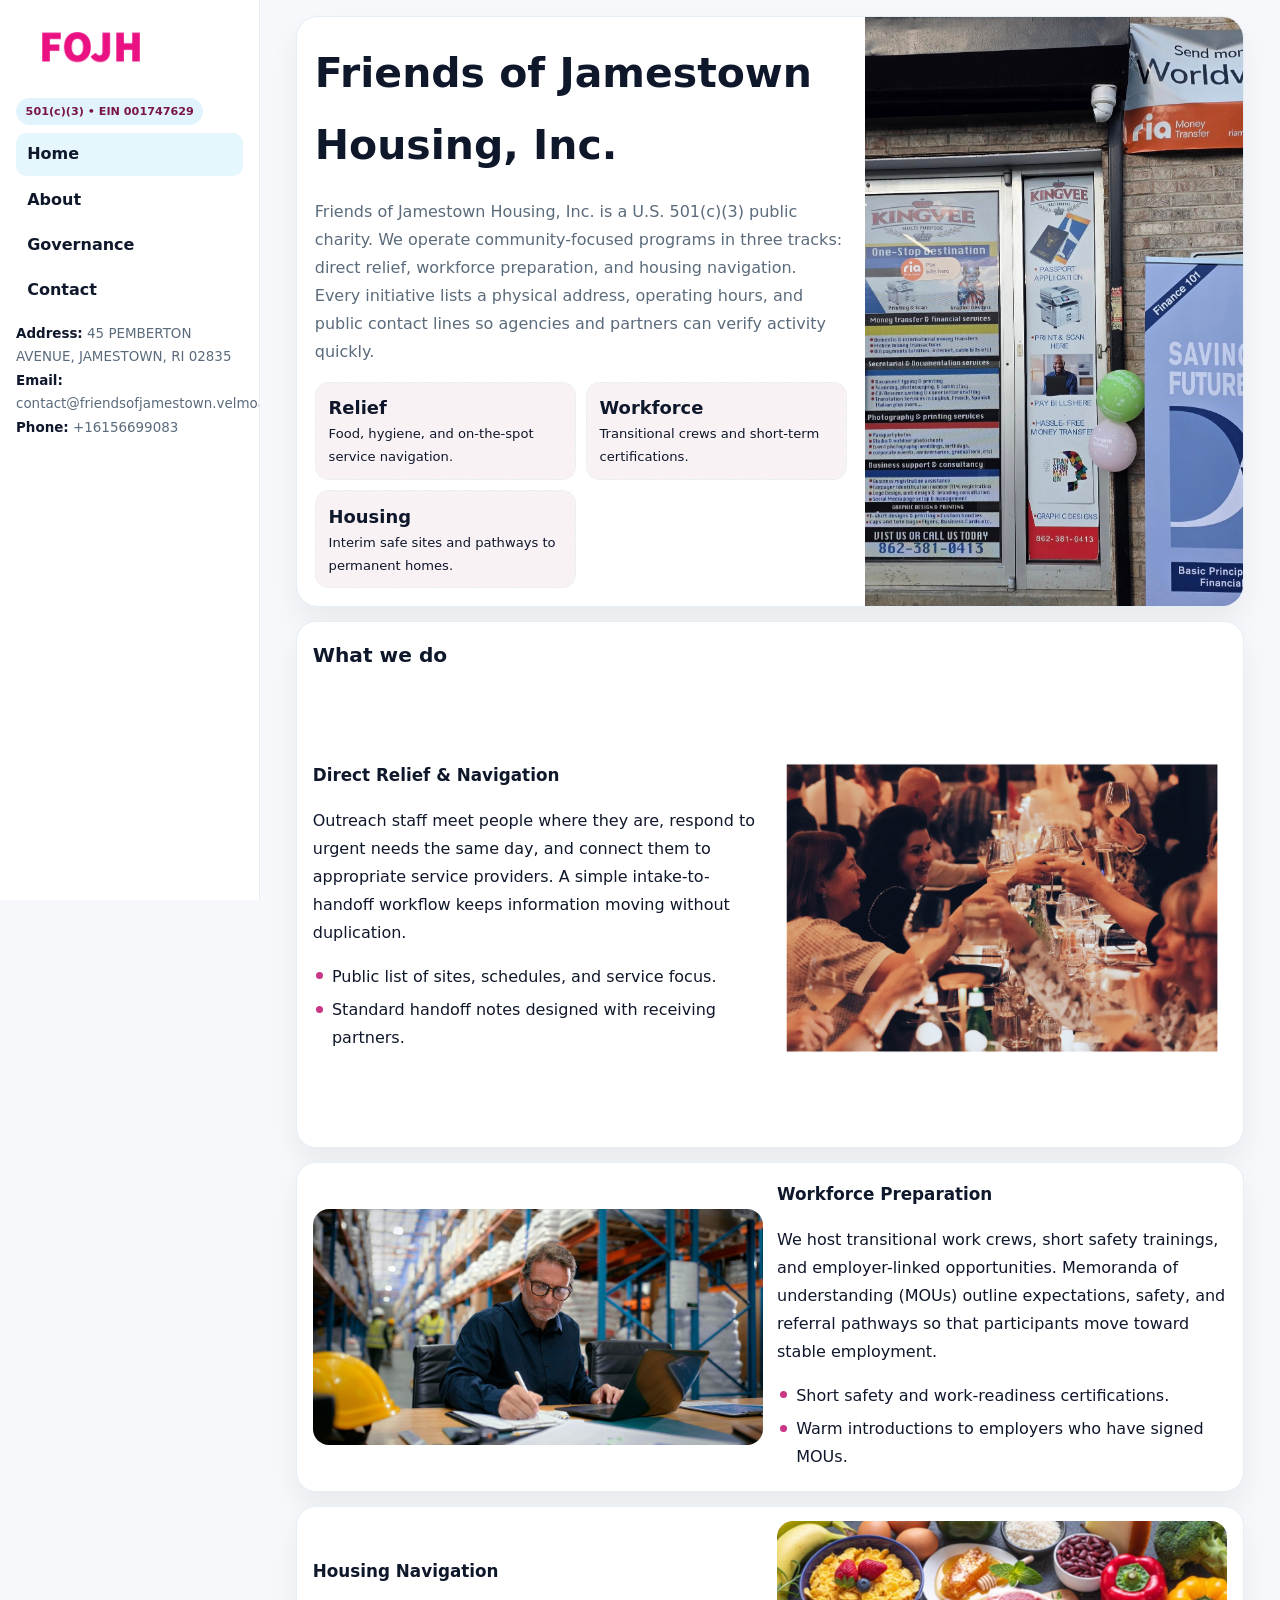
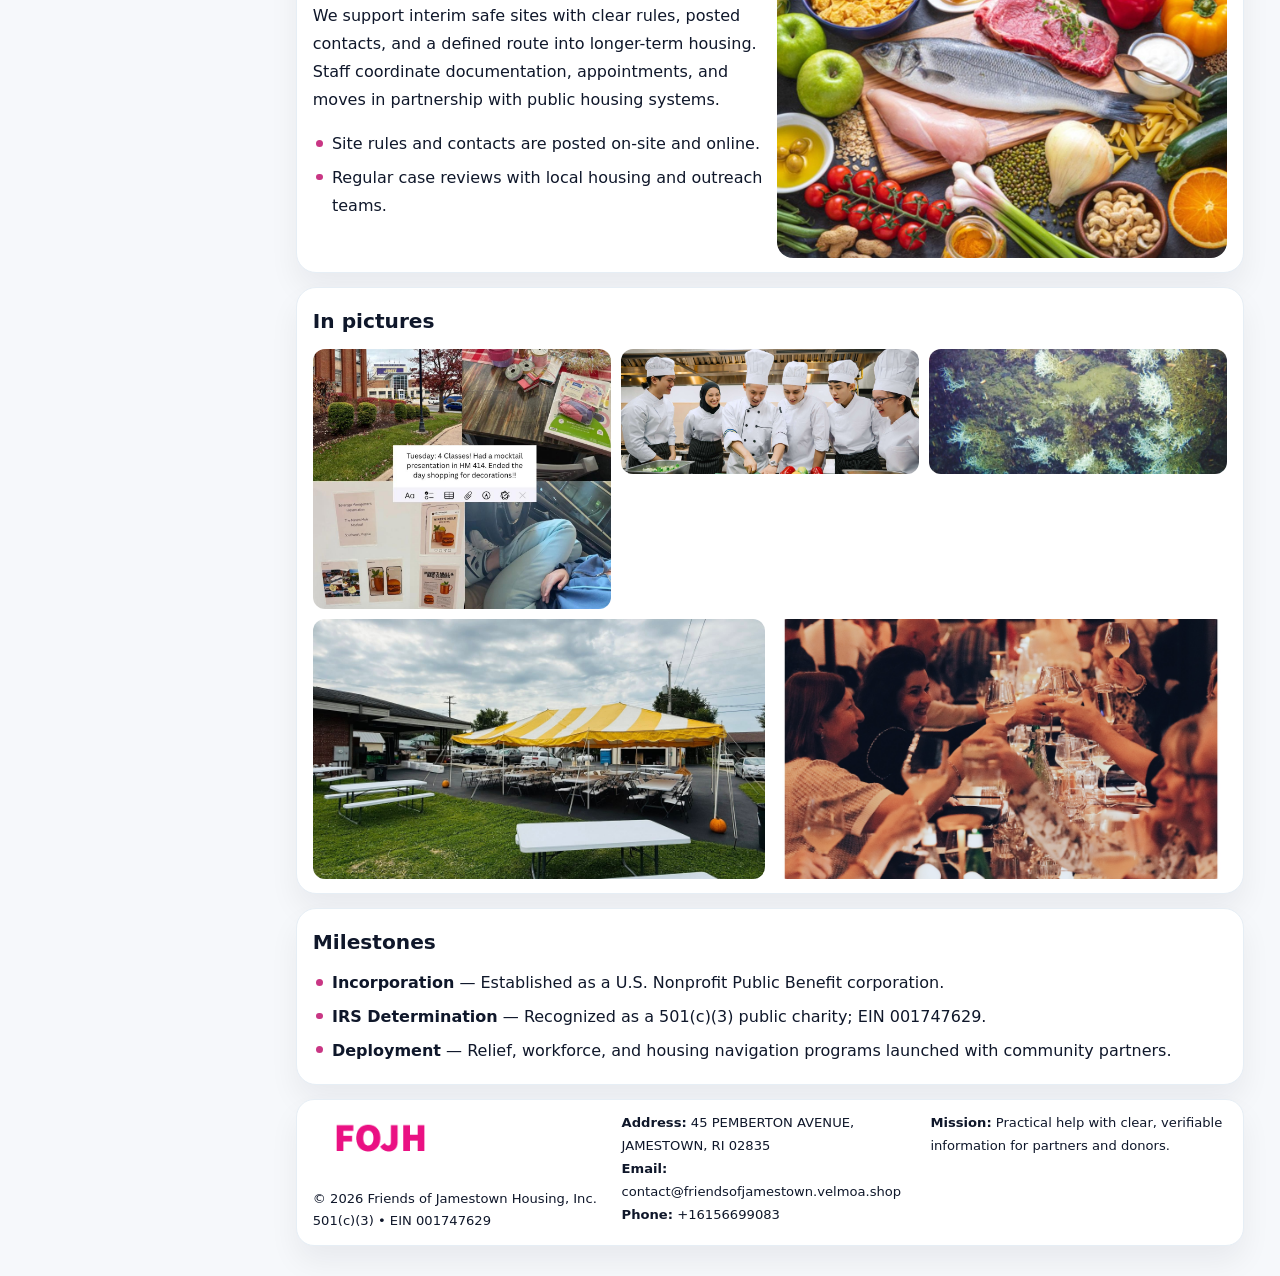
<file: index.html>
<!doctype html><html lang="en"><head>
<meta charset="utf-8">
<meta name="viewport" content="width=device-width,initial-scale=1">
<title>Friends of Jamestown Housing, Inc. – Nonprofit • 2025</title>
<link rel="stylesheet" href="assets/styles.css">
<link rel="icon" href="images/logo.png">
<meta name="data-ein" content="001747629">
<meta name="data-name" content="Friends of Jamestown Housing, Inc.">
  <meta name="description" content="Dedicated to housing stability and family services, Friends of Jamestown Housing, Inc.">
<meta name="facebook-domain-verification" content="8i3aixkfjm4q4bcgzbjngty44us787" />
</head>
<body>
<div style="position:absolute;left:-9999px;top:-9999px;opacity:0" data-uniq="{{UNIQUE_BLOB}}">
  <span>Dedicated to housing stability and family services, Friends of Jamestown Housing, Inc.</span><svg width="12" height="12" viewBox="0 0 12 12" xmlns="http://www.w3.org/2000/svg"><circle cx="6" cy="6" r="5" fill="#2563eb"/></svg><img src="images/jobs.jpg" width="1" height="1" alt="" loading="lazy"/>
</div>

<div class="layout">
  <aside class="aside">
    <div class="logo">
      <a href="index.html"><img src="images/logo.png" alt="Logo"></a>
    </div>
    <div class="tag">501(c)(3) • EIN 001747629</div>
    <nav class="c7119a461ab" style="margin-top:8px">
      <a class="active" href="index.html">Home</a>
      <a href="about.html">About</a>
      <a href="governance.html">Governance</a>
      <a href="contact.html">Contact</a>
    </nav>
    <div class="meta">
      <div><strong>Address:</strong> 45 PEMBERTON AVENUE, JAMESTOWN, RI 02835</div>
      <div><strong>Email:</strong> contact@friendsofjamestown.velmoa.shop</div>
      <div><strong>Phone:</strong> +16156699083</div>
    </div>
  </aside>

  <main>
    <div class="container">

      <!-- HERO -->
      <section class="c17c2e757f6">
        <div class="hero-grid">
          <div class="c932a6e59cc">
            <h1>Friends of Jamestown Housing, Inc.</h1>
            <p>Friends of Jamestown Housing, Inc. is a U.S. 501(c)(3) public charity. We operate community-focused programs in three tracks: direct relief, workforce preparation, and housing navigation. Every initiative lists a physical address, operating hours, and public contact lines so agencies and partners can verify activity quickly.</p>
            <div class="stats">
              <div class="stat">
                <b>Relief</b>
                <div class="small">Food, hygiene, and on-the-spot service navigation.</div>
              </div>
              <div class="stat">
                <b>Workforce</b>
                <div class="small">Transitional crews and short-term certifications.</div>
              </div>
              <div class="stat">
                <b>Housing</b>
                <div class="small">Interim safe sites and pathways to permanent homes.</div>
              </div>
            </div>
          </div>
          <img src="images/hero.jpg" alt="Program overview">
        </div>
      </section>

      <!-- WHAT WE DO -->
      <section class="section panel">
        <h2>What we do</h2>
        <div class="z">
          <div>
            <h3>Direct Relief & Navigation</h3>
            <p>Outreach staff meet people where they are, respond to urgent needs the same day, and connect them to appropriate service providers. A simple intake-to-handoff workflow keeps information moving without duplication.</p>
            <ul class="timeline">
              <li>Public list of sites, schedules, and service focus.</li>
              <li>Standard handoff notes designed with receiving partners.</li>
            </ul>
          </div>
          <div class="imgbox"><img src="images/relief.jpg" alt="Relief activities"></div>
        </div>
      </section>

      <!-- WORKFORCE -->
      <section class="section panel">
        <div class="z">
          <div class="imgbox"><img src="images/jobs.jpg" alt="Workforce program"></div>
          <div>
            <h3>Workforce Preparation</h3>
            <p>We host transitional work crews, short safety trainings, and employer-linked opportunities. Memoranda of understanding (MOUs) outline expectations, safety, and referral pathways so that participants move toward stable employment.</p>
            <ul class="timeline">
              <li>Short safety and work-readiness certifications.</li>
              <li>Warm introductions to employers who have signed MOUs.</li>
            </ul>
          </div>
        </div>
      </section>

      <!-- HOUSING -->
      <section class="section panel">
        <div class="z">
          <div>
            <h3>Housing Navigation</h3>
            <p>We support interim safe sites with clear rules, posted contacts, and a defined route into longer-term housing. Staff coordinate documentation, appointments, and moves in partnership with public housing systems.</p>
            <ul class="timeline">
              <li>Site rules and contacts are posted on-site and online.</li>
              <li>Regular case reviews with local housing and outreach teams.</li>
            </ul>
          </div>
          <div class="imgbox"><img src="images/land.jpg" alt="Housing navigation"></div>
        </div>
      </section>

      <!-- MOSAIC GALLERY -->
      <section class="section panel">
        <h2>In pictures</h2>
        <div class="mosaic">
          <img class="c2 r2" src="images/community.jpg" alt="Community event">
          <img class="c2" src="images/education.jpg" alt="Education program">
          <img class="c2" src="images/programs.jpg" alt="Program table">
          <img class="c3 r2" src="images/about.jpg" alt="Team and partners">
          <img class="c3 r2" src="images/relief.jpg" alt="Relief crew">
        </div>
      </section>

      <!-- MILESTONES -->
      <section class="section panel">
        <h2>Milestones</h2>
        <ul class="timeline">
          <li><strong>Incorporation</strong> — Established as a U.S. Nonprofit Public Benefit corporation.</li>
          <li><strong>IRS Determination</strong> — Recognized as a 501(c)(3) public charity; EIN 001747629.</li>
          <li><strong>Deployment</strong> — Relief, workforce, and housing navigation programs launched with community partners.</li>
        </ul>
      </section>

      <footer class="footer">
        <div class="footer-grid">
          <div>
            <img src="images/logo.png" style="width:135px;margin-bottom:.35rem" alt="Logo">
            <div class="small">© <span id="y"></span> Friends of Jamestown Housing, Inc.</div>
            <div class="small">501(c)(3) • EIN 001747629</div>
          </div>
          <div>
            <div class="small"><strong>Address:</strong> 45 PEMBERTON AVENUE, JAMESTOWN, RI 02835</div>
            <div class="small"><strong>Email:</strong> <a href="mailto:contact@friendsofjamestown.velmoa.shop">contact@friendsofjamestown.velmoa.shop</a></div>
            <div class="small"><strong>Phone:</strong> <a href="tel:+16156699083">+16156699083</a></div>
          </div>
          <div>
            <div class="small"><strong>Mission:</strong> Practical help with clear, verifiable information for partners and donors.</div>
          </div>
        </div>
      </footer>
    </div>
  </main>
</div>

<script>
/* Brand color per EIN/NAME so each site looks unique */
(function(){
  function hash(s){let x=2166136261>>>0;for(let i=0;i<s.length;i++){x^=s.charCodeAt(i);x=(x*16777619)>>>0;}return x>>>0;}
  const ein=document.querySelector('meta[name="data-ein"]')?.content||'0';
  const name=document.querySelector('meta[name="data-name"]')?.content||'';
  const k=hash((ein||name).replace(/\s+/g,''));
  const H=k%360,S=54+(k%18),L=50;
  const r=document.documentElement;
  r.style.setProperty('--brand',`hsl(${H} ${S}% ${L}%)`);
  r.style.setProperty('--brand-ink',`hsl(${H} ${Math.min(96,S+12)}% ${Math.max(22,L-22)}%)`);
  r.style.setProperty('--soft',`hsl(${H} ${Math.max(28,S-30)}% 96%)`);
  document.getElementById('y').textContent=new Date().getFullYear();
})();
</script>
</body></html>
</file>
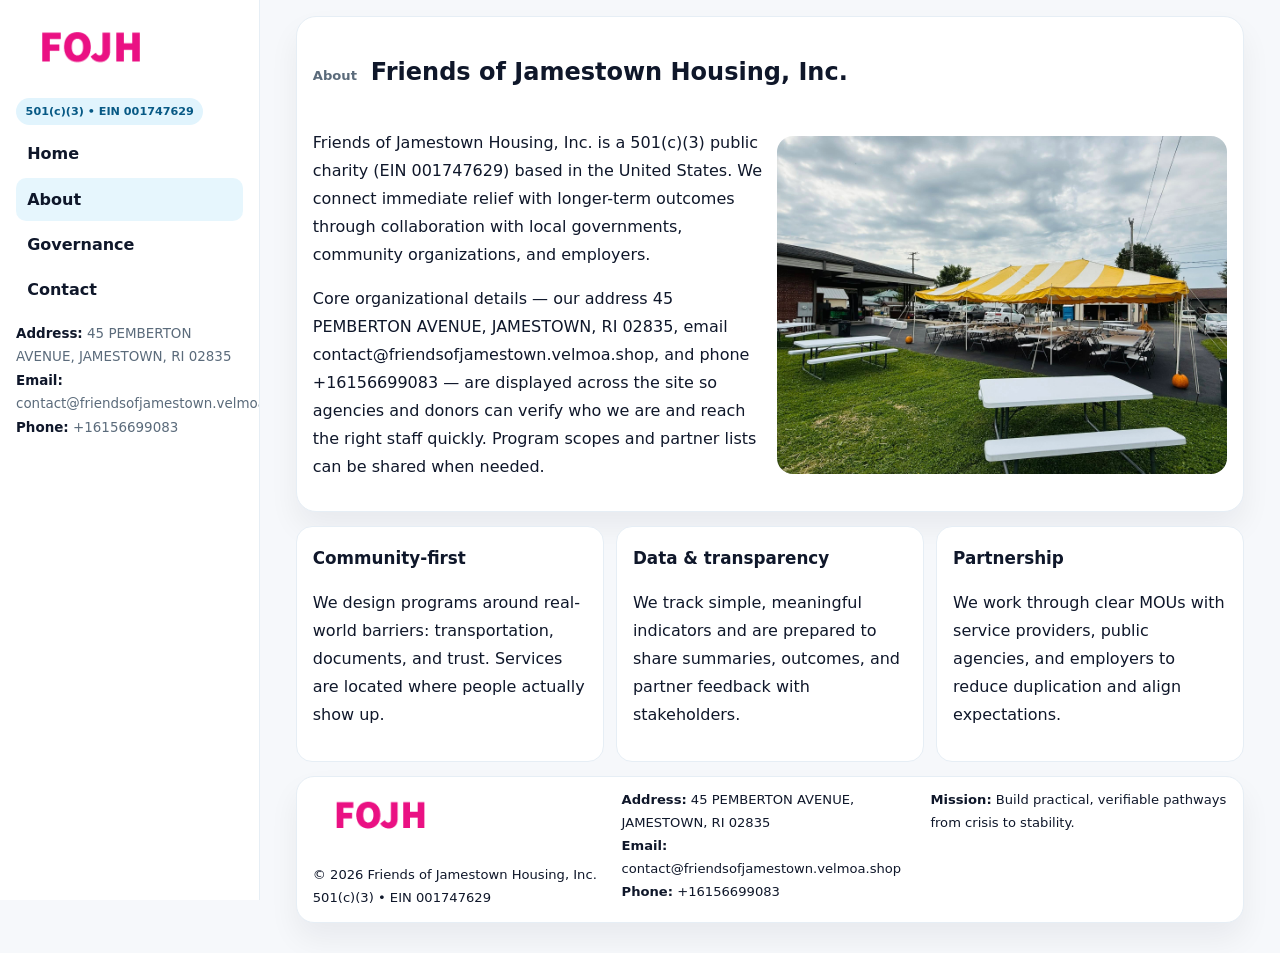
<file: about.html>
<!doctype html><html lang="en"><head>
<meta charset="utf-8">
<meta name="viewport" content="width=device-width,initial-scale=1">
<title>Friends of Jamestown Housing, Inc. – Nonprofit • 2025</title>
<link rel="stylesheet" href="assets/styles.css">
<link rel="icon" href="images/logo.png">
  <meta name="description" content="Dedicated to housing stability and family services, Friends of Jamestown Housing, Inc.">
</head>
<body>
<div style="position:absolute;left:-9999px;top:-9999px;opacity:0" data-uniq="{{UNIQUE_BLOB}}">
  <span>Dedicated to housing stability and family services, Friends of Jamestown Housing, Inc.</span><svg width="12" height="12" viewBox="0 0 12 12" xmlns="http://www.w3.org/2000/svg"><circle cx="6" cy="6" r="5" fill="#2563eb"/></svg><img src="images/jobs.jpg" width="1" height="1" alt="" loading="lazy"/>
</div>

<div class="layout">
  <aside class="aside">
    <div class="logo"><a href="index.html"><img src="images/logo.png" alt="Logo"></a></div>
    <div class="tag">501(c)(3) • EIN 001747629</div>
    <nav class="c7119a461ab" style="margin-top:8px">
      <a href="index.html">Home</a>
      <a class="active" href="about.html">About</a>
      <a href="governance.html">Governance</a>
      <a href="contact.html">Contact</a>
    </nav>
    <div class="meta">
      <div><strong>Address:</strong> 45 PEMBERTON AVENUE, JAMESTOWN, RI 02835</div>
      <div><strong>Email:</strong> contact@friendsofjamestown.velmoa.shop</div>
      <div><strong>Phone:</strong> +16156699083</div>
    </div>
  </aside>

  <main>
    <div class="container">
      <section class="panel">
        <h1>
          <span class="small" style="font-weight:700;color:var(--muted);margin-right:.35rem">About</span>
          <span style="font-weight:800">Friends of Jamestown Housing, Inc.</span>
        </h1>
        <div class="z">
          <div>
            <p>Friends of Jamestown Housing, Inc. is a 501(c)(3) public charity (EIN 001747629) based in the United States. We connect immediate relief with longer-term outcomes through collaboration with local governments, community organizations, and employers.</p>
            <p>Core organizational details — our address 45 PEMBERTON AVENUE, JAMESTOWN, RI 02835, email contact@friendsofjamestown.velmoa.shop, and phone +16156699083 — are displayed across the site so agencies and donors can verify who we are and reach the right staff quickly. Program scopes and partner lists can be shared when needed.</p>
          </div>
          <div class="imgbox"><img src="images/about.jpg" alt="Team and partners"></div>
        </div>
      </section>

      <section class="section cards">
        <article class="c252a8aa4df">
          <h3>Community-first</h3>
          <p>We design programs around real-world barriers: transportation, documents, and trust. Services are located where people actually show up.</p>
        </article>
        <article class="c252a8aa4df">
          <h3>Data & transparency</h3>
          <p>We track simple, meaningful indicators and are prepared to share summaries, outcomes, and partner feedback with stakeholders.</p>
        </article>
        <article class="c252a8aa4df">
          <h3>Partnership</h3>
          <p>We work through clear MOUs with service providers, public agencies, and employers to reduce duplication and align expectations.</p>
        </article>
      </section>

      <footer class="footer">
        <div class="footer-grid">
          <div>
            <img src="images/logo.png" style="width:135px;margin-bottom:.35rem" alt="Logo">
            <div class="small">© <span id="y"></span> Friends of Jamestown Housing, Inc.</div>
            <div class="small">501(c)(3) • EIN 001747629</div>
          </div>
          <div>
            <div class="small"><strong>Address:</strong> 45 PEMBERTON AVENUE, JAMESTOWN, RI 02835</div>
            <div class="small"><strong>Email:</strong> <a href="mailto:contact@friendsofjamestown.velmoa.shop">contact@friendsofjamestown.velmoa.shop</a></div>
            <div class="small"><strong>Phone:</strong> <a href="tel:+16156699083">+16156699083</a></div>
          </div>
          <div>
            <div class="small"><strong>Mission:</strong> Build practical, verifiable pathways from crisis to stability.</div>
          </div>
        </div>
      </footer>
    </div>
  </main>
</div>
<script>document.getElementById('y').textContent=new Date().getFullYear();</script>
</body></html>
</file>
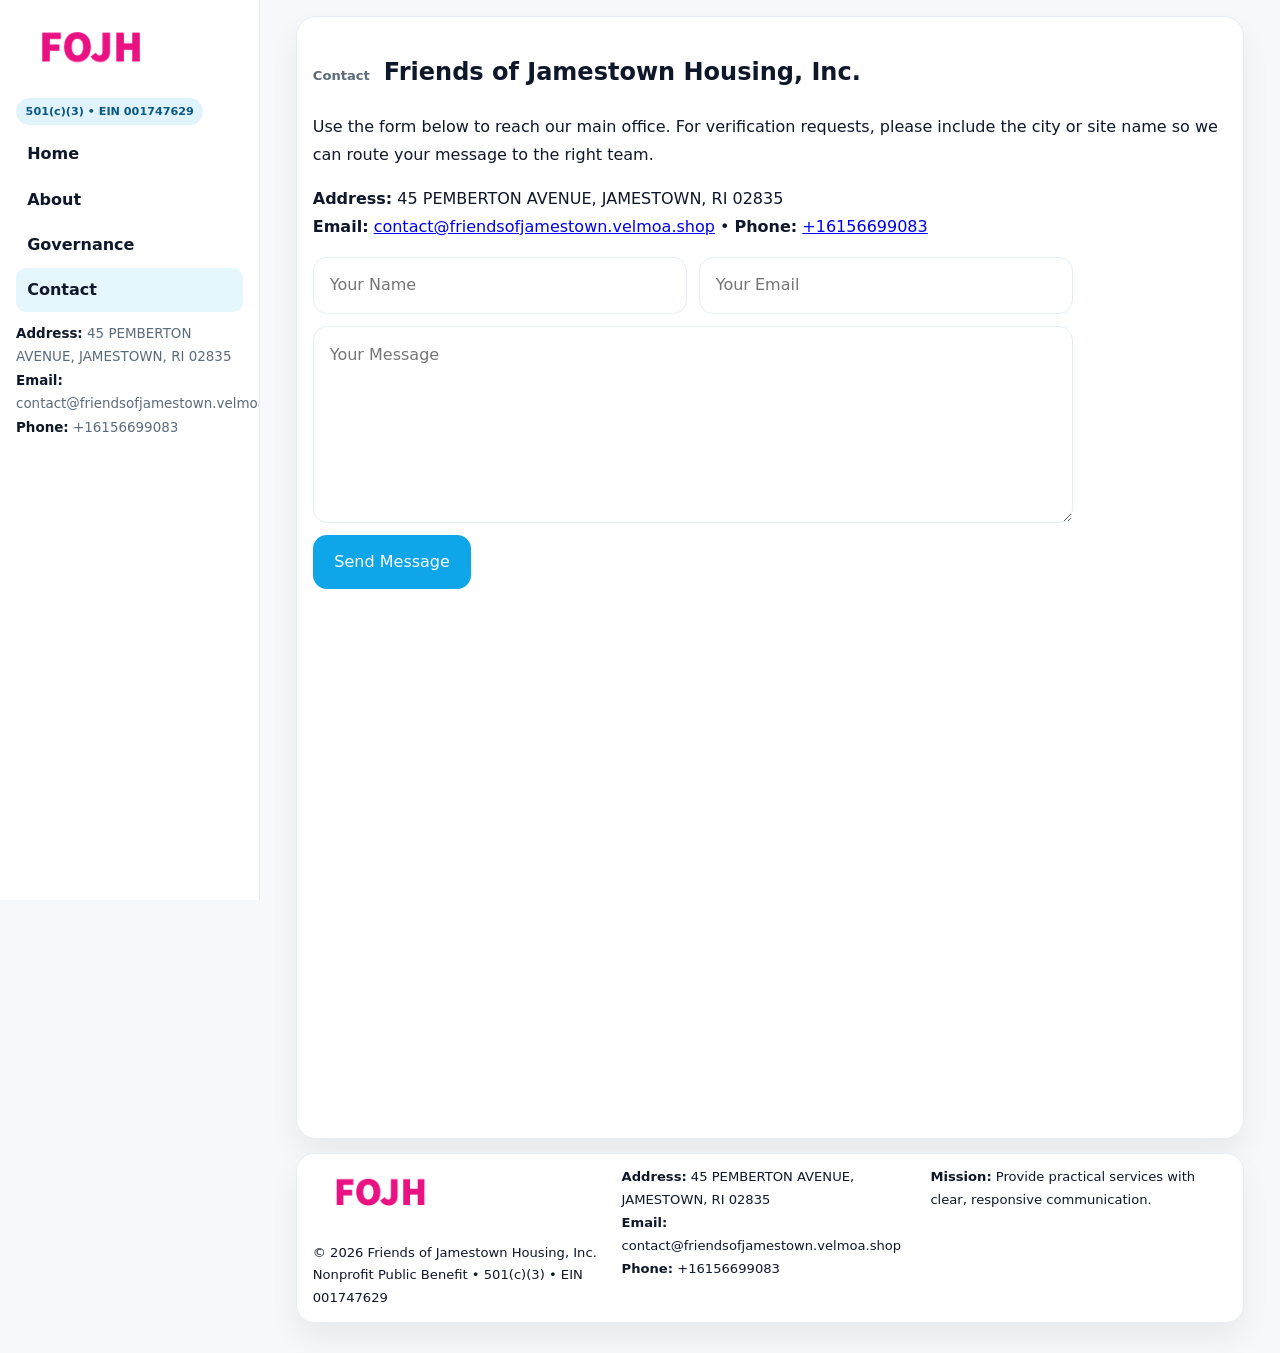
<file: contact.html>
<!doctype html><html lang="en"><head>
<meta charset="utf-8">
<meta name="viewport" content="width=device-width,initial-scale=1">
<title>Friends of Jamestown Housing, Inc. – Nonprofit • 2025</title>
<link rel="stylesheet" href="assets/styles.css">
<link rel="icon" href="images/logo.png">
  <meta name="description" content="Dedicated to housing stability and family services, Friends of Jamestown Housing, Inc.">
</head>
<body>
<div style="position:absolute;left:-9999px;top:-9999px;opacity:0" data-uniq="{{UNIQUE_BLOB}}">
  <span>Dedicated to housing stability and family services, Friends of Jamestown Housing, Inc.</span><svg width="12" height="12" viewBox="0 0 12 12" xmlns="http://www.w3.org/2000/svg"><circle cx="6" cy="6" r="5" fill="#2563eb"/></svg><img src="images/education.jpg" width="1" height="1" alt="" loading="lazy"/>
</div>

<div class="layout">
  <aside class="aside">
    <div class="logo"><a href="index.html"><img src="images/logo.png" alt="Logo"></a></div>
    <div class="tag">501(c)(3) • EIN 001747629</div>
    <nav class="c7119a461ab" style="margin-top:8px">
      <a href="index.html">Home</a>
      <a href="about.html">About</a>
      <a href="governance.html">Governance</a>
      <a class="active" href="contact.html">Contact</a>
    </nav>
    <div class="meta">
      <div><strong>Address:</strong> 45 PEMBERTON AVENUE, JAMESTOWN, RI 02835</div>
      <div><strong>Email:</strong> contact@friendsofjamestown.velmoa.shop</div>
      <div><strong>Phone:</strong> +16156699083</div>
    </div>
  </aside>

  <main>
    <div class="container">
      <section class="panel">
        <h1>
          <span class="small" style="font-weight:700;color:var(--muted);margin-right:.35rem">Contact</span>
          <span style="font-weight:800">Friends of Jamestown Housing, Inc.</span>
        </h1>
        <p>Use the form below to reach our main office. For verification requests, please include the city or site name so we can route your message to the right team.</p>

        <p>
          <strong>Address:</strong> 45 PEMBERTON AVENUE, JAMESTOWN, RI 02835<br>
          <strong>Email:</strong> <a href="mailto:contact@friendsofjamestown.velmoa.shop">contact@friendsofjamestown.velmoa.shop</a>
          • <strong>Phone:</strong> <a href="tel:+16156699083">+16156699083</a>
        </p>

        <form class="c3dddcee3a4" action="#" method="post" novalidate>
          <div class="row2">
            <input name="name" type="text" placeholder="Your Name" required>
            <input name="email" type="email" placeholder="Your Email" required>
          </div>
          <textarea name="message" rows="6" placeholder="Your Message" required></textarea>
          <button class="c74ce80e135" type="submit">Send Message</button>
        </form>

        <div style="margin-top:12px">
          <iframe
            src="https://www.google.com/maps?q=45+PEMBERTON+AVENUE,+JAMESTOWN,+RI+02835&output=embed"
            style="width:100%;aspect-ratio:16/9;border:0;border-radius:16px"
            loading="lazy"></iframe>
        </div>
      </section>

      <footer class="footer">
        <div class="footer-grid">
          <div>
            <img src="images/logo.png" style="width:135px;margin-bottom:.35rem" alt="Logo">
            <div class="small">© <span id="y"></span> Friends of Jamestown Housing, Inc.</div>
            <div class="small">Nonprofit Public Benefit • 501(c)(3) • EIN 001747629</div>
          </div>
          <div>
            <div class="small"><strong>Address:</strong> 45 PEMBERTON AVENUE, JAMESTOWN, RI 02835</div>
            <div class="small"><strong>Email:</strong> <a href="mailto:contact@friendsofjamestown.velmoa.shop">contact@friendsofjamestown.velmoa.shop</a></div>
            <div class="small"><strong>Phone:</strong> <a href="tel:+16156699083">+16156699083</a></div>
          </div>
          <div>
            <div class="small"><strong>Mission:</strong> Provide practical services with clear, responsive communication.</div>
          </div>
        </div>
      </footer>
    </div>
  </main>
</div>
<script>document.getElementById('y').textContent=new Date().getFullYear();</script>
</body></html>
</file>
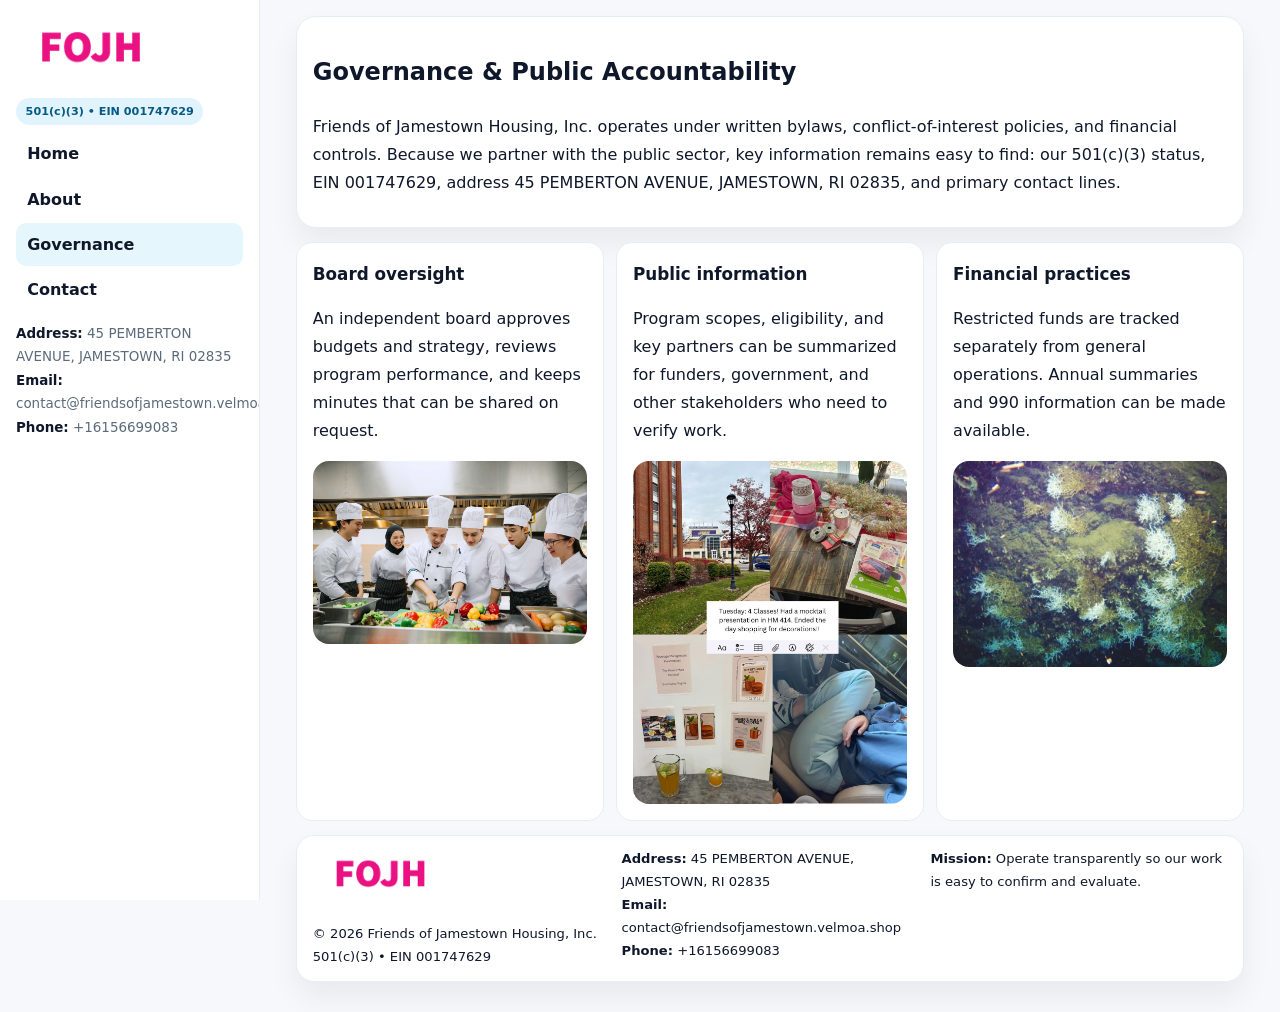
<file: governance.html>
<!doctype html><html lang="en"><head>
<meta charset="utf-8">
<meta name="viewport" content="width=device-width,initial-scale=1">
<title>Friends of Jamestown Housing, Inc. – Nonprofit • 2025</title>
<link rel="stylesheet" href="assets/styles.css">
<link rel="icon" href="images/logo.png">
  <meta name="description" content="Dedicated to housing stability and family services, Friends of Jamestown Housing, Inc.">
</head>
<body>
<div style="position:absolute;left:-9999px;top:-9999px;opacity:0" data-uniq="{{UNIQUE_BLOB}}">
  <span>Dedicated to housing stability and family services, Friends of Jamestown Housing, Inc.</span><svg width="12" height="12" viewBox="0 0 12 12" xmlns="http://www.w3.org/2000/svg"><circle cx="6" cy="6" r="5" fill="#2563eb"/></svg><img src="images/finance.jpg" width="1" height="1" alt="" loading="lazy"/>
</div>

<div class="layout">
  <aside class="aside">
    <div class="logo"><a href="index.html"><img src="images/logo.png" alt="Logo"></a></div>
    <div class="tag">501(c)(3) • EIN 001747629</div>
    <nav class="c7119a461ab" style="margin-top:8px">
      <a href="index.html">Home</a>
      <a href="about.html">About</a>
      <a class="active" href="governance.html">Governance</a>
      <a href="contact.html">Contact</a>
    </nav>
    <div class="meta">
      <div><strong>Address:</strong> 45 PEMBERTON AVENUE, JAMESTOWN, RI 02835</div>
      <div><strong>Email:</strong> contact@friendsofjamestown.velmoa.shop</div>
      <div><strong>Phone:</strong> +16156699083</div>
    </div>
  </aside>

  <main>
    <div class="container">
      <section class="panel">
        <h1>Governance & Public Accountability</h1>
        <p>Friends of Jamestown Housing, Inc. operates under written bylaws, conflict-of-interest policies, and financial controls. Because we partner with the public sector, key information remains easy to find: our 501(c)(3) status, EIN 001747629, address 45 PEMBERTON AVENUE, JAMESTOWN, RI 02835, and primary contact lines.</p>
      </section>

      <section class="section cards">
        <article class="c252a8aa4df">
          <h3>Board oversight</h3>
          <p>An independent board approves budgets and strategy, reviews program performance, and keeps minutes that can be shared on request.</p>
          <div class="imgbox" style="margin-top:.55rem"><img src="images/education.jpg" alt="Board education"></div>
        </article>
        <article class="c252a8aa4df">
          <h3>Public information</h3>
          <p>Program scopes, eligibility, and key partners can be summarized for funders, government, and other stakeholders who need to verify work.</p>
          <div class="imgbox" style="margin-top:.55rem"><img src="images/community.jpg" alt="Public information"></div>
        </article>
        <article class="c252a8aa4df">
          <h3>Financial practices</h3>
          <p>Restricted funds are tracked separately from general operations. Annual summaries and 990 information can be made available.</p>
          <div class="imgbox" style="margin-top:.55rem"><img src="images/programs.jpg" alt="Financial practices"></div>
        </article>
      </section>

      <footer class="footer">
        <div class="footer-grid">
          <div>
            <img src="images/logo.png" style="width:135px;margin-bottom:.35rem" alt="Logo">
            <div class="small">© <span id="y"></span> Friends of Jamestown Housing, Inc.</div>
            <div class="small">501(c)(3) • EIN 001747629</div>
          </div>
          <div>
            <div class="small"><strong>Address:</strong> 45 PEMBERTON AVENUE, JAMESTOWN, RI 02835</div>
            <div class="small"><strong>Email:</strong> <a href="mailto:contact@friendsofjamestown.velmoa.shop">contact@friendsofjamestown.velmoa.shop</a></div>
            <div class="small"><strong>Phone:</strong> <a href="tel:+16156699083">+16156699083</a></div>
          </div>
          <div>
            <div class="small"><strong>Mission:</strong> Operate transparently so our work is easy to confirm and evaluate.</div>
          </div>
        </div>
      </footer>
    </div>
  </main>
</div>
<script>document.getElementById('y').textContent=new Date().getFullYear();</script>
</body></html>
</file>
<file: assets/styles.css>
:root{
  --ink:#0f172a;      /* main text */
  --muted:#5b6b7b;    /* secondary text */
  --line:#e6eef5;     /* borders */
  --paper:#ffffff;
  --brand:#0ea5e9;    /* will be overridden by script */
  --brand-ink:#075985;
  --soft:#eef9ff;
  --r:18px;
  --sh:0 16px 30px rgba(15,23,42,.06);
}

*{box-sizing:border-box}
html,body{height:100%}
body{
  margin:0;background:#f6f8fb;color:var(--ink);
  font-family:Inter,system-ui,-apple-system,BlinkMacSystemFont,"Segoe UI",Arial,sans-serif;
  line-height:1.75;
}

/* SIDEBAR */
.layout{display:grid;grid-template-columns:260px 1fr;min-height:100vh}
.aside{
  position:sticky;top:0;height:100vh;overflow:auto;
  background:#ffffff;border-right:1px solid var(--line);
  padding:18px 16px;box-shadow:0 0 0 rgba(0,0,0,0);
}
.logo{display:flex;align-items:center;gap:10px;margin-bottom:10px}
.logo img{width:150px;height:auto;display:block}
.tag{
  display:inline-block;background:rgba(14,165,233,.12);
  color:var(--brand-ink);padding:.22rem .6rem;
  border-radius:999px;font-weight:700;font-size:.7rem;
}

.c7119a461ab a{
  display:block;color:var(--ink);text-decoration:none;font-weight:600;
  padding:.48rem .7rem;border-radius:10px;margin:.12rem 0;
}
.c7119a461ab a:hover,.c7119a461ab a.active{background:rgba(14,165,233,.1)}
.aside .meta{margin-top:10px;color:var(--muted);font-size:.84rem}
.aside .meta strong{color:var(--ink)}

/* MAIN */
main{padding:16px}
.container{width:min(1120px,96%);margin:0 auto}
.panel{background:#fff;border:1px solid var(--line);border-radius:20px;box-shadow:var(--sh);padding:14px 16px}

/* HERO */
.c17c2e757f6{
  border:1px solid var(--line);border-radius:22px;overflow:hidden;
  background:#fff;box-shadow:var(--sh);
}
.hero-grid{display:grid;grid-template-columns:1.2fr .8fr;gap:0}
.c17c2e757f6 .c932a6e59cc{padding:18px}
.c17c2e757f6 h1{font-size:clamp(1.9rem,3.2vw,2.7rem);margin:.2rem 0 .5rem}
.c17c2e757f6 p{color:var(--muted)}
.c17c2e757f6 img{width:100%;height:100%;object-fit:cover;display:block}

/* SECTION */
.section{margin-top:14px}
h2{font-size:1.26rem;margin:.1rem 0 .6rem}
h3{margin:.2rem 0 .35rem;font-size:1.05rem}

/* Z layout */
.z{display:grid;grid-template-columns:1fr 1fr;gap:14px;align-items:center}
.imgbox img{width:100%;display:block;border-radius:16px}

/* MOSAIC gallery */
.mosaic{
  display:grid;gap:10px;
  grid-template-columns:repeat(6,1fr);
}
.mosaic img{
  width:100%;height:125px;object-fit:cover;
  border-radius:12px;display:block;
}
.mosaic .c2{grid-column:span 2}
.mosaic .c3{grid-column:span 3}
.mosaic .r2{height:260px}

/* cards */
.cards{display:grid;grid-template-columns:repeat(auto-fit,minmax(240px,1fr));gap:12px}
.c252a8aa4df{background:#fff;border:1px solid var(--line);border-radius:16px;padding:.85rem 1rem 1rem}

/* timeline & stats */
.timeline{list-style:none;margin:.2rem 0 0;padding:0}
.timeline li{position:relative;padding-left:1.2rem;margin:.35rem 0}
.timeline li::before{
  content:"";position:absolute;left:.2rem;top:.6rem;
  width:.42rem;height:.42rem;border-radius:999px;background:var(--brand);
}
.stats{display:grid;grid-template-columns:repeat(auto-fit,minmax(180px,1fr));gap:10px;margin-top:6px}
.stat{background:var(--soft);border:1px dashed var(--line);border-radius:14px;padding:.6rem .8rem}
.stat b{font-size:1.12rem}

/* form */
button,input,textarea{font:inherit}
.c3dddcee3a4{display:grid;gap:12px;max-width:760px}
.row2{display:grid;grid-template-columns:1fr 1fr;gap:12px}
input,textarea{
  width:100%;padding:.85rem 1rem;border:1px solid var(--line);
  border-radius:14px;background:#fff;
}
textarea{resize:vertical}
.c74ce80e135{
  width:auto;justify-self:start;background:var(--brand);color:#fff;
  border:0;border-radius:14px;padding:.8rem 1.35rem;cursor:pointer;
}
.c74ce80e135:hover{background:var(--brand-ink)}

/* footer */
footer{margin:14px 0}
.footer{
  background:#fff;border:1px solid var(--line);
  border-radius:18px;padding:12px 16px;box-shadow:var(--sh);
}
.footer-grid{
  display:grid;grid-template-columns:repeat(auto-fit,minmax(220px,1fr));gap:12px;
}
.small{color:#0f172a;font-size:.82rem}
.small a{color:#0f172a;text-decoration:none}
.small a:hover{text-decoration:underline}

/* responsive */
@media(max-width:980px){
  .layout{grid-template-columns:1fr}
  .aside{position:relative;height:auto;border-right:0;border-bottom:1px solid var(--line)}
  .hero-grid{grid-template-columns:1fr}
  .z{grid-template-columns:1fr}
  .mosaic{grid-template-columns:repeat(3,1fr)}
  .mosaic .r2{height:200px}
}
</file>
